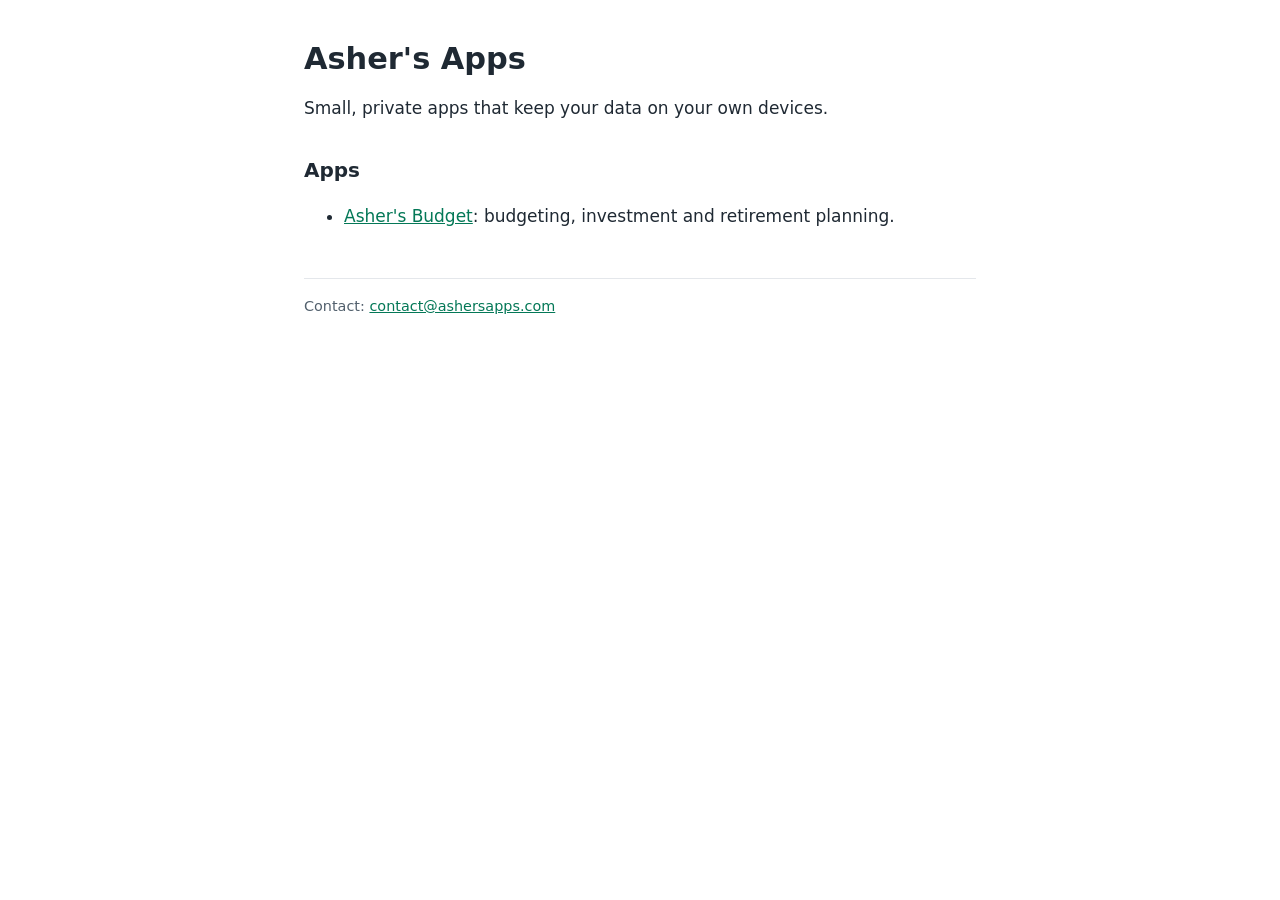
<file: index.html>
<!doctype html>
<html lang="en">
<head>
<meta charset="utf-8">
<meta name="viewport" content="width=device-width, initial-scale=1">
<title>Asher's Apps</title>
<link rel="icon" type="image/png" href="/favicon.png">
<link rel="stylesheet" href="/style.css">
</head>
<body>
<h1>Asher's Apps</h1>
<p>Small, private apps that keep your data on your own devices.</p>
<h2>Apps</h2>
<ul>
  <li><a href="/ashers-budget/">Asher's Budget</a>: budgeting, investment and retirement planning.</li>
</ul>
<footer>Contact: <a href="mailto:contact@ashersapps.com">contact@ashersapps.com</a></footer>
</body>
</html>
</file>
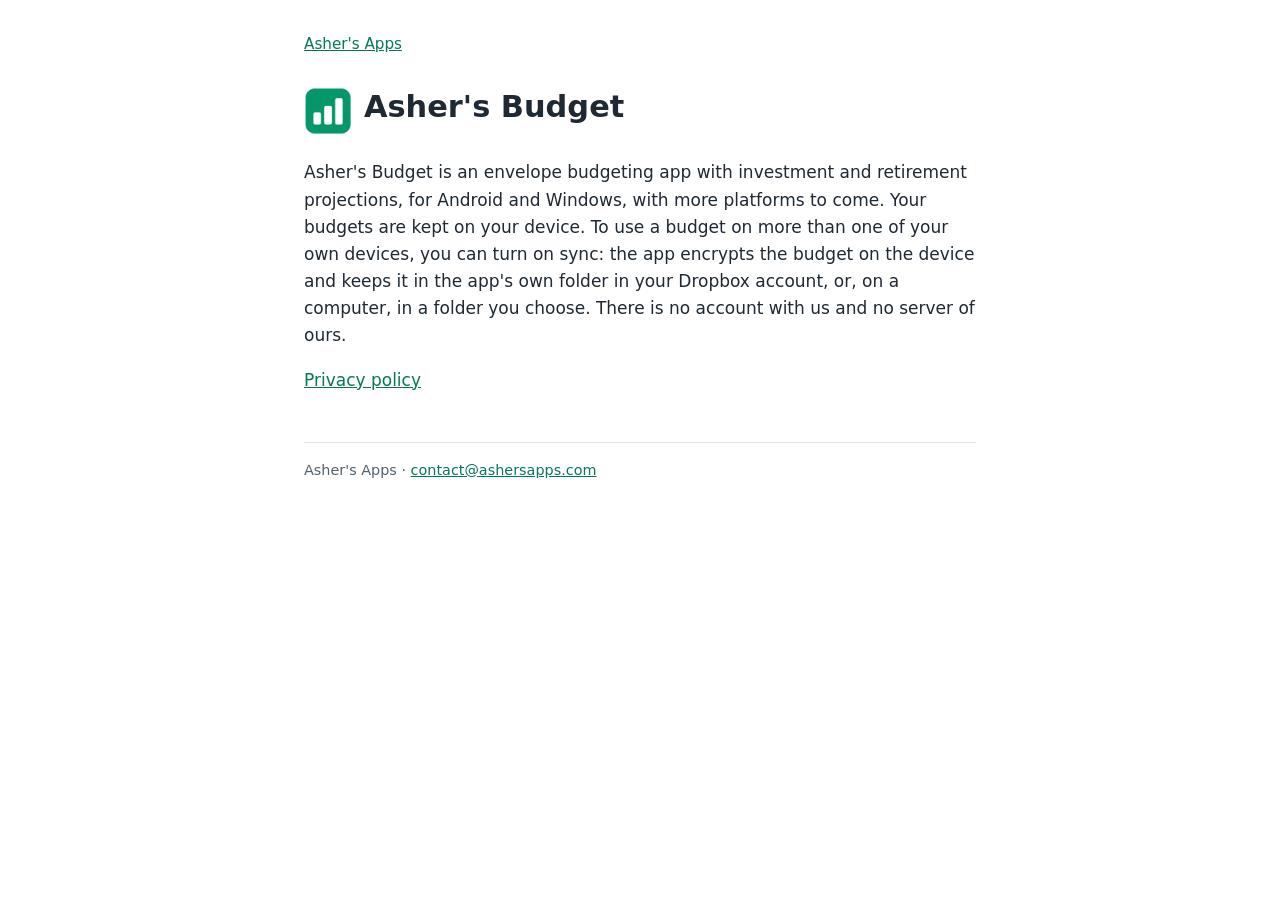
<file: ashers-budget/index.html>
<!doctype html>
<html lang="en">
<head>
<meta charset="utf-8">
<meta name="viewport" content="width=device-width, initial-scale=1">
<title>Asher's Budget</title>
<link rel="icon" type="image/png" href="/favicon.png">
<link rel="stylesheet" href="/style.css">
</head>
<body>
<nav><a href="/">Asher's Apps</a></nav>
<header><img src="/ashers-budget/icon.png" alt=""><h1>Asher's Budget</h1></header>
<p>Asher's Budget is an envelope budgeting app with investment and retirement
projections, for Android and Windows, with more platforms to come. Your
budgets are kept
on your device. To use a budget on more than one of your own devices, you can
turn on sync: the app encrypts the budget on the device and keeps it in the
app's own folder in your Dropbox account, or, on a computer, in a folder you
choose. There is no account with us and no server of ours.</p>
<p><a href="/ashers-budget/privacy/">Privacy policy</a></p>
<footer>Asher's Apps · <a href="mailto:contact@ashersapps.com">contact@ashersapps.com</a></footer>
</body>
</html>
</file>
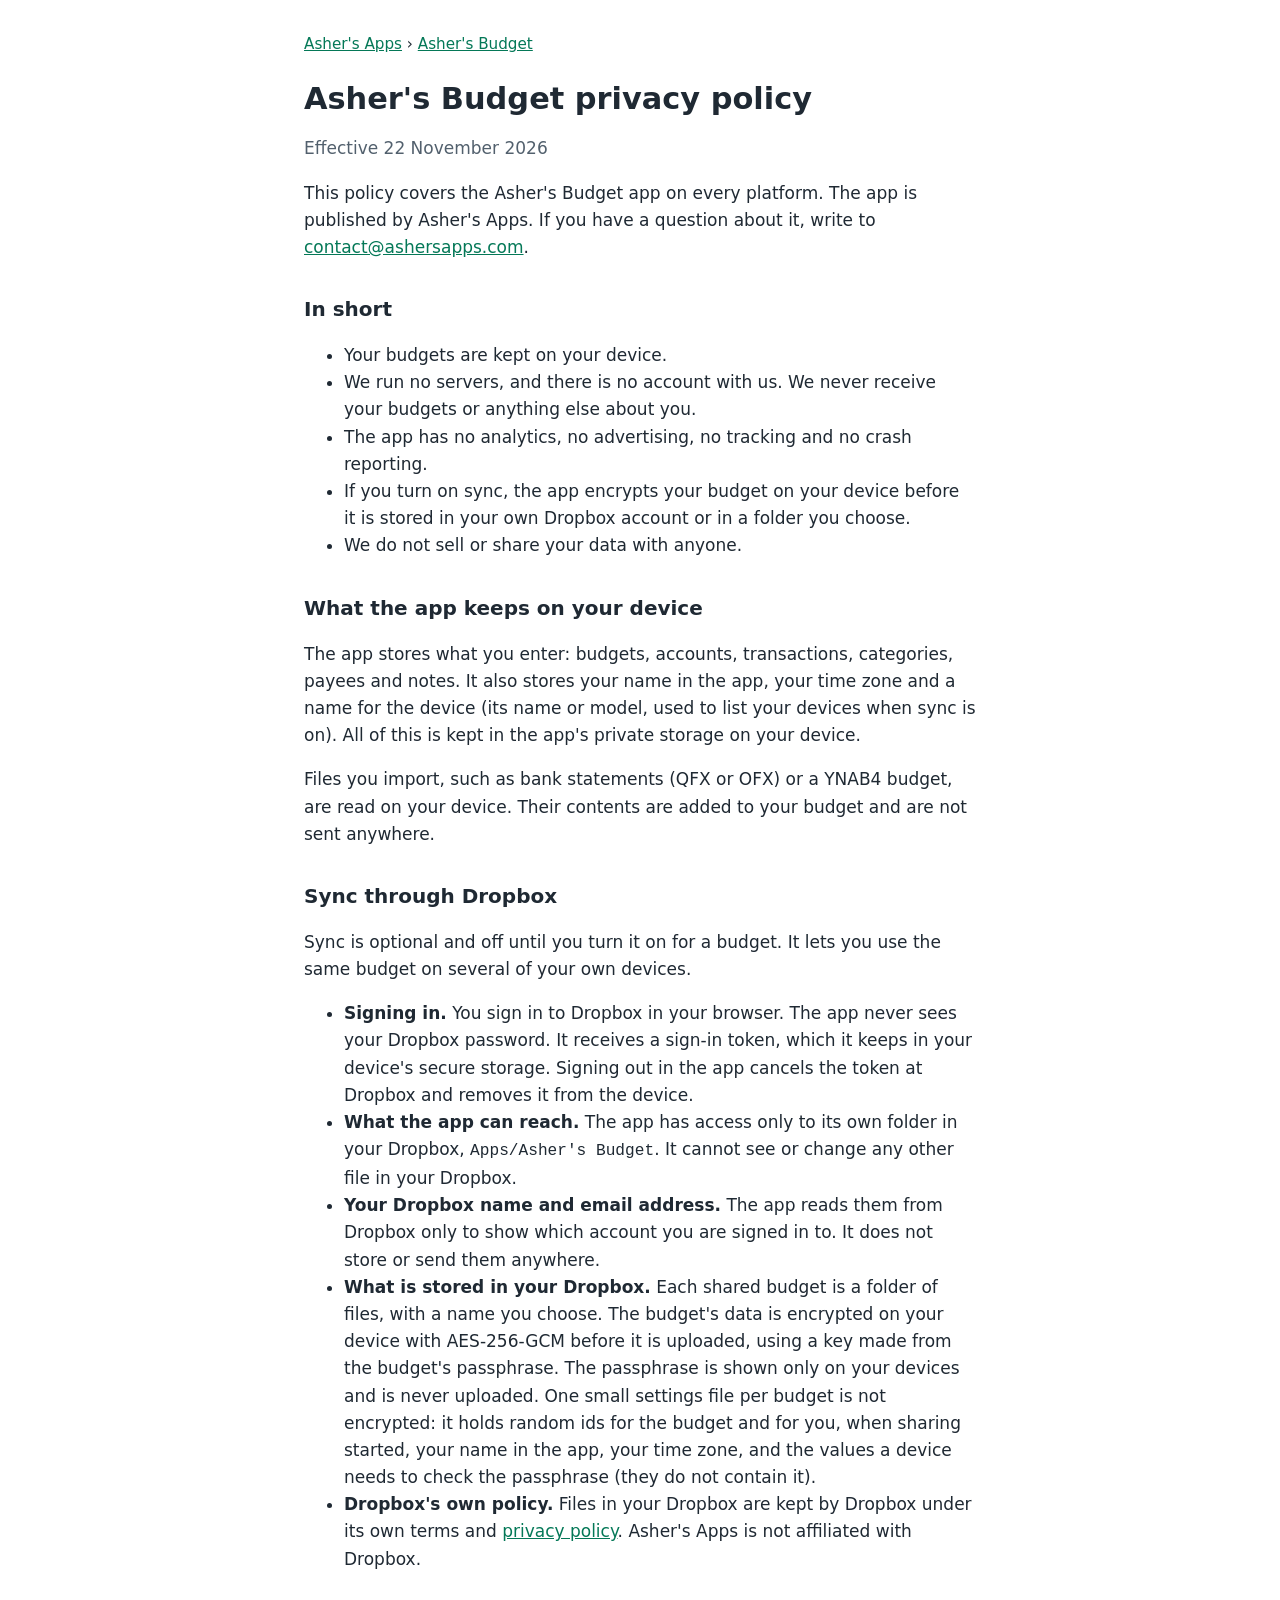
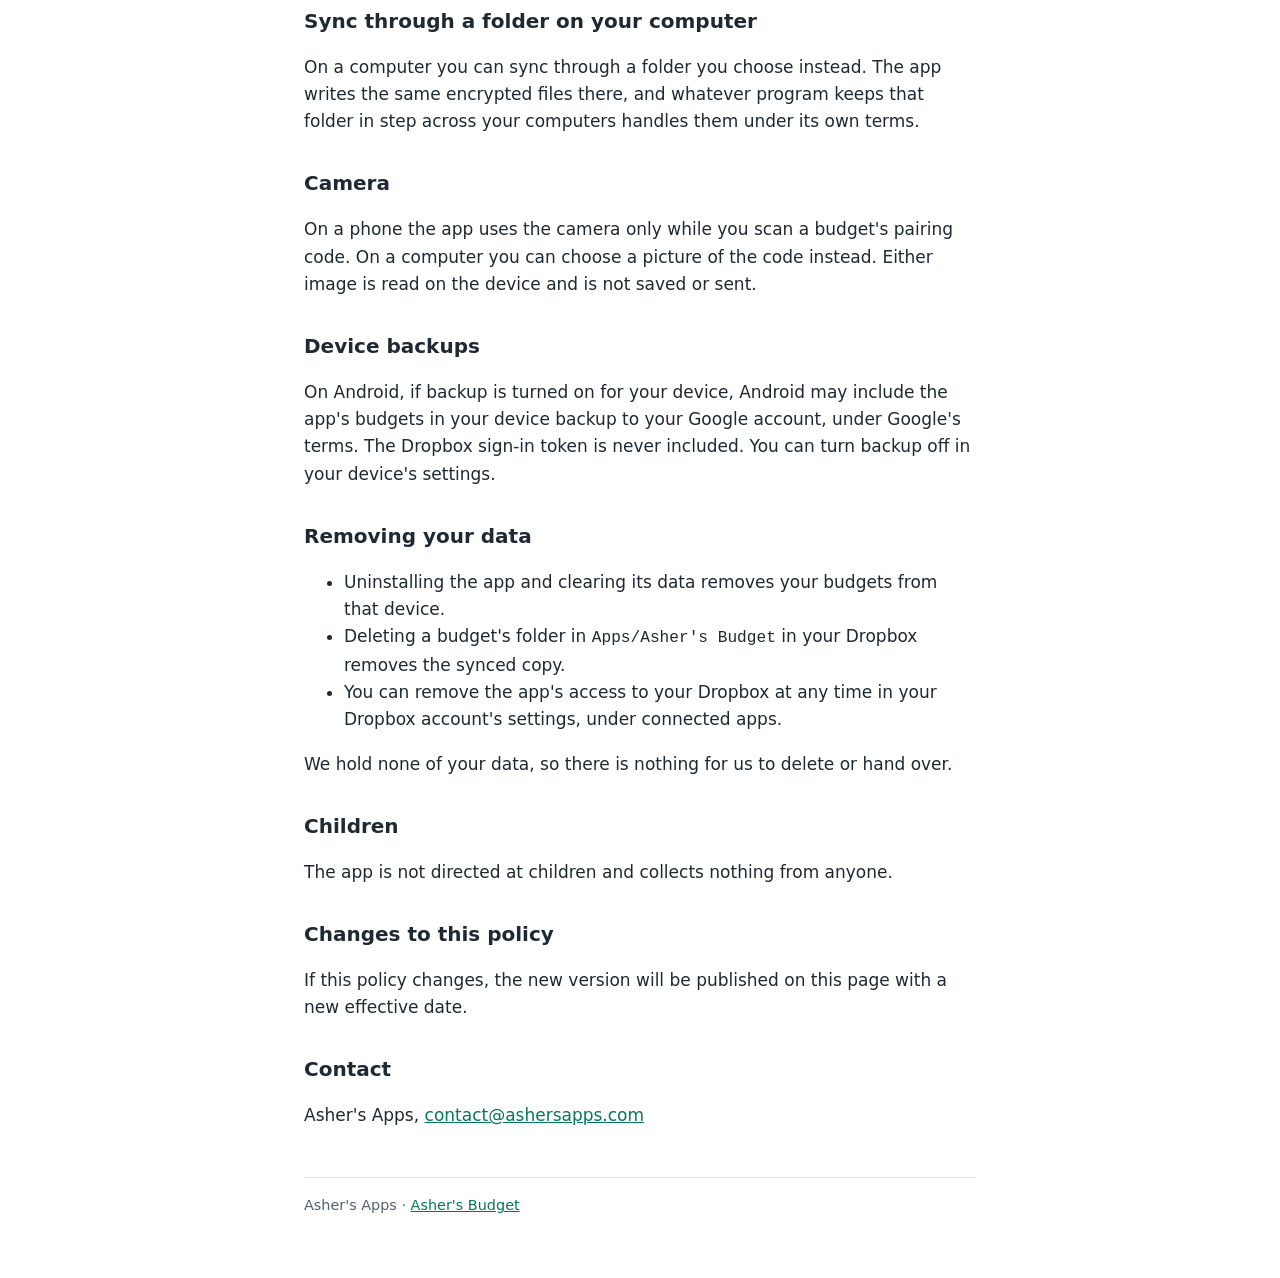
<file: ashers-budget/privacy/index.html>
<!doctype html>
<html lang="en">
<head>
<meta charset="utf-8">
<meta name="viewport" content="width=device-width, initial-scale=1">
<title>Asher's Budget privacy policy</title>
<link rel="icon" type="image/png" href="/favicon.png">
<link rel="stylesheet" href="/style.css">
</head>
<body>
<nav><a href="/">Asher's Apps</a> › <a href="/ashers-budget/">Asher's Budget</a></nav>
<h1>Asher's Budget privacy policy</h1>
<p class="muted">Effective 22 November 2026</p>

<p>This policy covers the Asher's Budget app on every platform. The app is
published by Asher's Apps. If you have a question about it, write to
<a href="mailto:contact@ashersapps.com">contact@ashersapps.com</a>.</p>

<h2>In short</h2>
<ul>
  <li>Your budgets are kept on your device.</li>
  <li>We run no servers, and there is no account with us. We never receive
    your budgets or anything else about you.</li>
  <li>The app has no analytics, no advertising, no tracking and no crash
    reporting.</li>
  <li>If you turn on sync, the app encrypts your budget on your device before
    it is stored in your own Dropbox account or in a folder you choose.</li>
  <li>We do not sell or share your data with anyone.</li>
</ul>

<h2>What the app keeps on your device</h2>
<p>The app stores what you enter: budgets, accounts, transactions, categories,
payees and notes. It also stores your name in the app, your time zone and a
name for the device (its name or model, used to list your devices when sync is
on). All of this is kept in the app's private storage on your device.</p>
<p>Files you import, such as bank statements (QFX or OFX) or a YNAB4 budget,
are read on your device. Their contents are added to your budget and are not
sent anywhere.</p>

<h2>Sync through Dropbox</h2>
<p>Sync is optional and off until you turn it on for a budget. It lets you use
the same budget on several of your own devices.</p>
<ul>
  <li><strong>Signing in.</strong> You sign in to Dropbox in your browser. The
    app never sees your Dropbox password. It receives a sign-in token, which
    it keeps in your device's secure storage. Signing out in the app cancels
    the token at Dropbox and removes it from the device.</li>
  <li><strong>What the app can reach.</strong> The app has access only to its
    own folder in your Dropbox, <code>Apps/Asher's Budget</code>. It cannot
    see or change any other file in your Dropbox.</li>
  <li><strong>Your Dropbox name and email address.</strong> The app reads them
    from Dropbox only to show which account you are signed in to. It does not
    store or send them anywhere.</li>
  <li><strong>What is stored in your Dropbox.</strong> Each shared budget is a
    folder of files, with a name you choose. The budget's data is encrypted
    on your device with
    AES-256-GCM before it is uploaded, using a key made from the budget's
    passphrase. The passphrase is shown only on your devices and is never
    uploaded. One small settings file per budget is not encrypted: it holds
    random ids for the budget and for you, when sharing started, your name in
    the app, your time zone, and the values a device needs to check the
    passphrase (they do not contain it).</li>
  <li><strong>Dropbox's own policy.</strong> Files in your Dropbox are kept
    by Dropbox under its own terms and
    <a href="https://www.dropbox.com/privacy">privacy policy</a>.
    Asher's Apps is not affiliated with Dropbox.</li>
</ul>

<h2>Sync through a folder on your computer</h2>
<p>On a computer you can sync through a folder you choose instead. The app
writes the same encrypted files there, and whatever program keeps that folder
in step across your computers handles them under its own terms.</p>

<h2>Camera</h2>
<p>On a phone the app uses the camera only while you scan a budget's pairing
code. On a computer you can choose a picture of the code instead. Either image
is read on the device and is not saved or sent.</p>

<h2>Device backups</h2>
<p>On Android, if backup is turned on for your device, Android may include
the app's budgets in your device backup to your Google account, under
Google's terms. The Dropbox sign-in token is never included. You can turn
backup off in your device's settings.</p>

<h2>Removing your data</h2>
<ul>
  <li>Uninstalling the app and clearing its data removes your budgets from
    that device.</li>
  <li>Deleting a budget's folder in <code>Apps/Asher's Budget</code> in your
    Dropbox removes the synced copy.</li>
  <li>You can remove the app's access to your Dropbox at any time in your
    Dropbox account's settings, under connected apps.</li>
</ul>
<p>We hold none of your data, so there is nothing for us to delete or hand
over.</p>

<h2>Children</h2>
<p>The app is not directed at children and collects nothing from anyone.</p>

<h2>Changes to this policy</h2>
<p>If this policy changes, the new version will be published on this page
with a new effective date.</p>

<h2>Contact</h2>
<p>Asher's Apps, <a href="mailto:contact@ashersapps.com">contact@ashersapps.com</a></p>

<footer>Asher's Apps · <a href="/ashers-budget/">Asher's Budget</a></footer>
</body>
</html>
</file>
<file: style.css>
:root {
  color-scheme: light dark;
  --text: #1f2933;
  --muted: #52606d;
  --link: #047857;
  --background: #ffffff;
  --rule: #e4e7eb;
}
@media (prefers-color-scheme: dark) {
  :root {
    --text: #e4e7eb;
    --muted: #9aa5b1;
    --link: #34d399;
    --background: #12181d;
    --rule: #323f4b;
  }
}
html { background: var(--background); }
body {
  margin: 0 auto;
  max-width: 42rem;
  padding: 2rem 1rem 4rem;
  font-family: system-ui, -apple-system, "Segoe UI", Roboto, sans-serif;
  font-size: 1.0625rem;
  line-height: 1.6;
  color: var(--text);
  background: var(--background);
}
a { color: var(--link); }
h1 { font-size: 1.9rem; line-height: 1.25; margin: 0.5rem 0 1rem; }
h2 { font-size: 1.25rem; margin: 2rem 0 0.5rem; }
header { display: flex; align-items: center; gap: 0.75rem; }
header img { width: 48px; height: 48px; }
nav { font-size: 0.95rem; margin-bottom: 1.5rem; }
footer {
  margin-top: 3rem;
  padding-top: 1rem;
  border-top: 1px solid var(--rule);
  font-size: 0.9rem;
  color: var(--muted);
}
.muted { color: var(--muted); }
code { font-size: 0.95em; }
</file>
